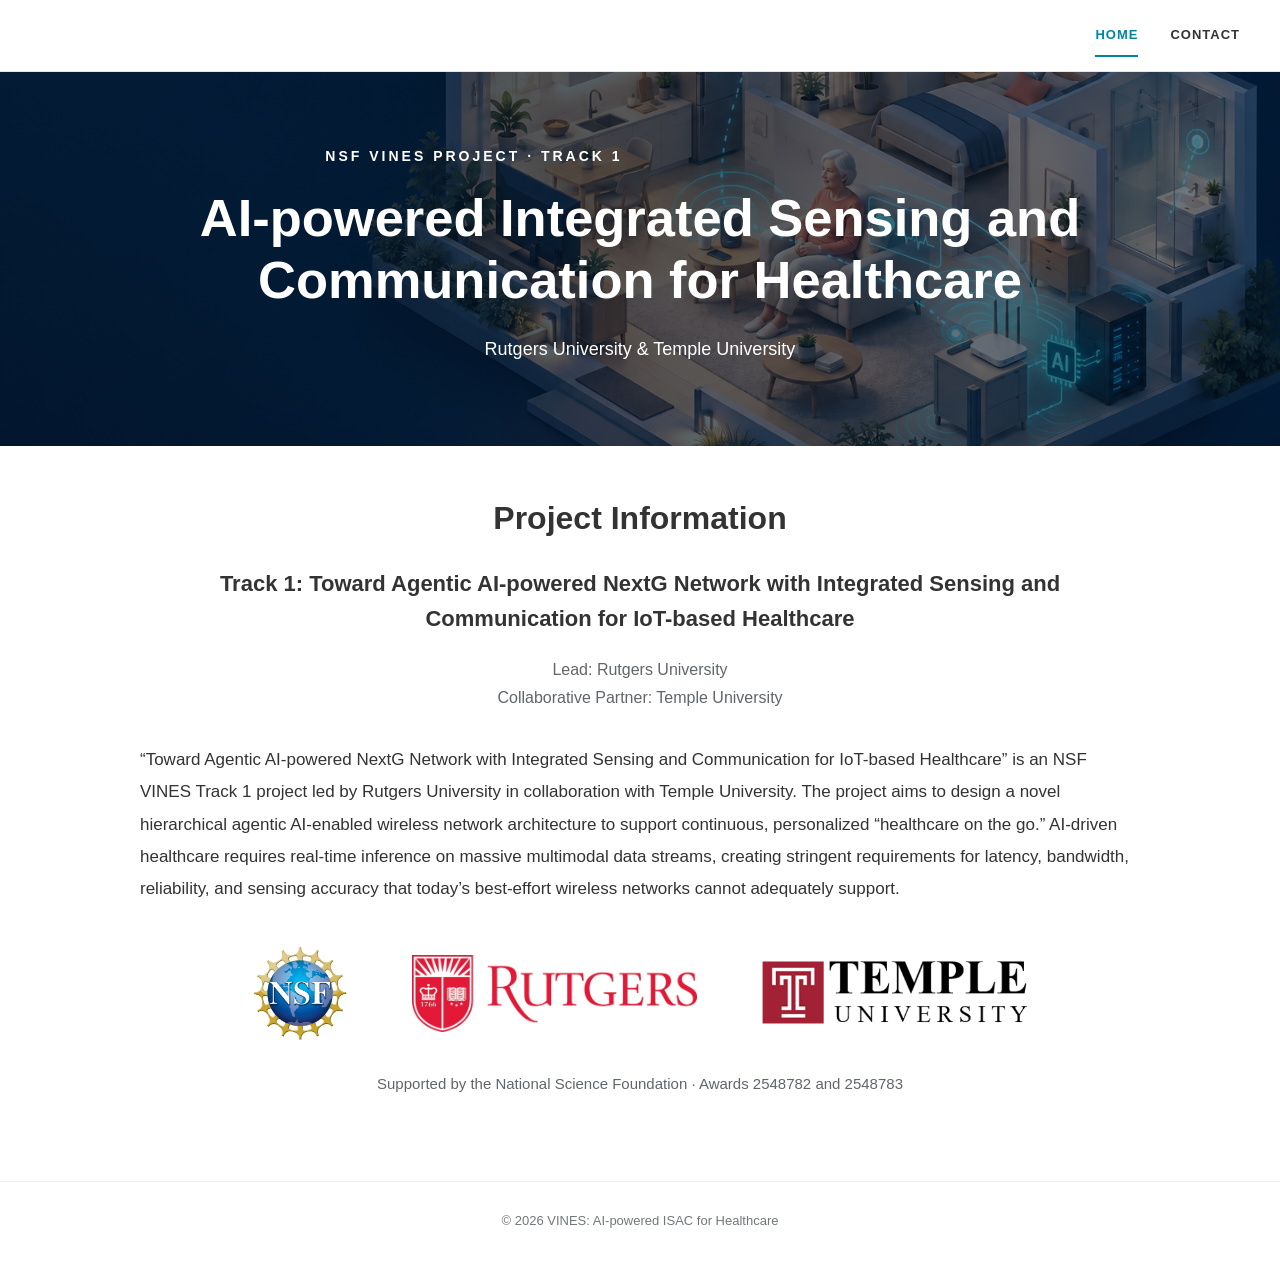
<file: index.html>
<!doctype html>
<html lang="en">
<head>
  <meta charset="utf-8">
  <meta name="viewport" content="width=device-width,initial-scale=1">
  <meta name="description" content="NSF VINES Track 1: Toward Agentic AI-powered NextG Network with Integrated Sensing and Communication for IoT-based Healthcare. Rutgers University and Temple University.">
  <title>VINES | AI-powered ISAC for Healthcare</title>
  <link rel="stylesheet" href="assets/site.css?v=20261015-home-ai3">
</head>
<body>
  <a class="skip" href="#main">Skip to content</a>
  <nav class="nav" aria-label="Main navigation">
    <div class="nav-links"><a href="./" aria-current="page">Home</a><a href="contact/">Contact</a></div>
  </nav>
  <header class="hero">
    <p class="eyebrow">NSF VINES PROJECT · TRACK 1</p>
    <h1>AI-powered Integrated Sensing and Communication for Healthcare</h1>
    <p>Rutgers University &amp; Temple University</p>
  </header>
  <main class="container" id="main">
    <h2>Project Information</h2>
    <p class="project-title">Track 1: Toward Agentic AI-powered NextG Network with Integrated Sensing and Communication for IoT-based Healthcare</p>
    <p class="project-meta">Lead: Rutgers University<br>Collaborative Partner: Temple University</p>
    <p class="project-introduction" id="project-introduction">“Toward Agentic AI-powered NextG Network with Integrated Sensing and Communication for IoT-based Healthcare” is an NSF VINES Track 1 project led by Rutgers University in collaboration with Temple University. The project aims to design a novel hierarchical agentic AI-enabled wireless network architecture to support continuous, personalized “healthcare on the go.” AI-driven healthcare requires real-time inference on massive multimodal data streams, creating stringent requirements for latency, bandwidth, reliability, and sensing accuracy that today’s best-effort wireless networks cannot adequately support.</p>
    <div class="logos" aria-label="Funding agency and participating universities">
      <a href="https://www.nsf.gov/" aria-label="National Science Foundation"><img class="nsf" src="assets/nsf-small.png" alt="National Science Foundation"></a>
      <a href="https://www.rutgers.edu/" aria-label="Rutgers University"><img class="rutgers" src="assets/Rutgers.jpg" alt="Rutgers University"></a>
      <a href="https://www.temple.edu/" aria-label="Temple University"><img class="temple" src="assets/TempleLogo.png" alt="Temple University"></a>
    </div>
    <p class="support">Supported by the National Science Foundation · Awards 2548782 and 2548783</p>
  </main>
  <footer><p>© 2026 VINES: AI-powered ISAC for Healthcare</p></footer>
</body>
</html>
</file>
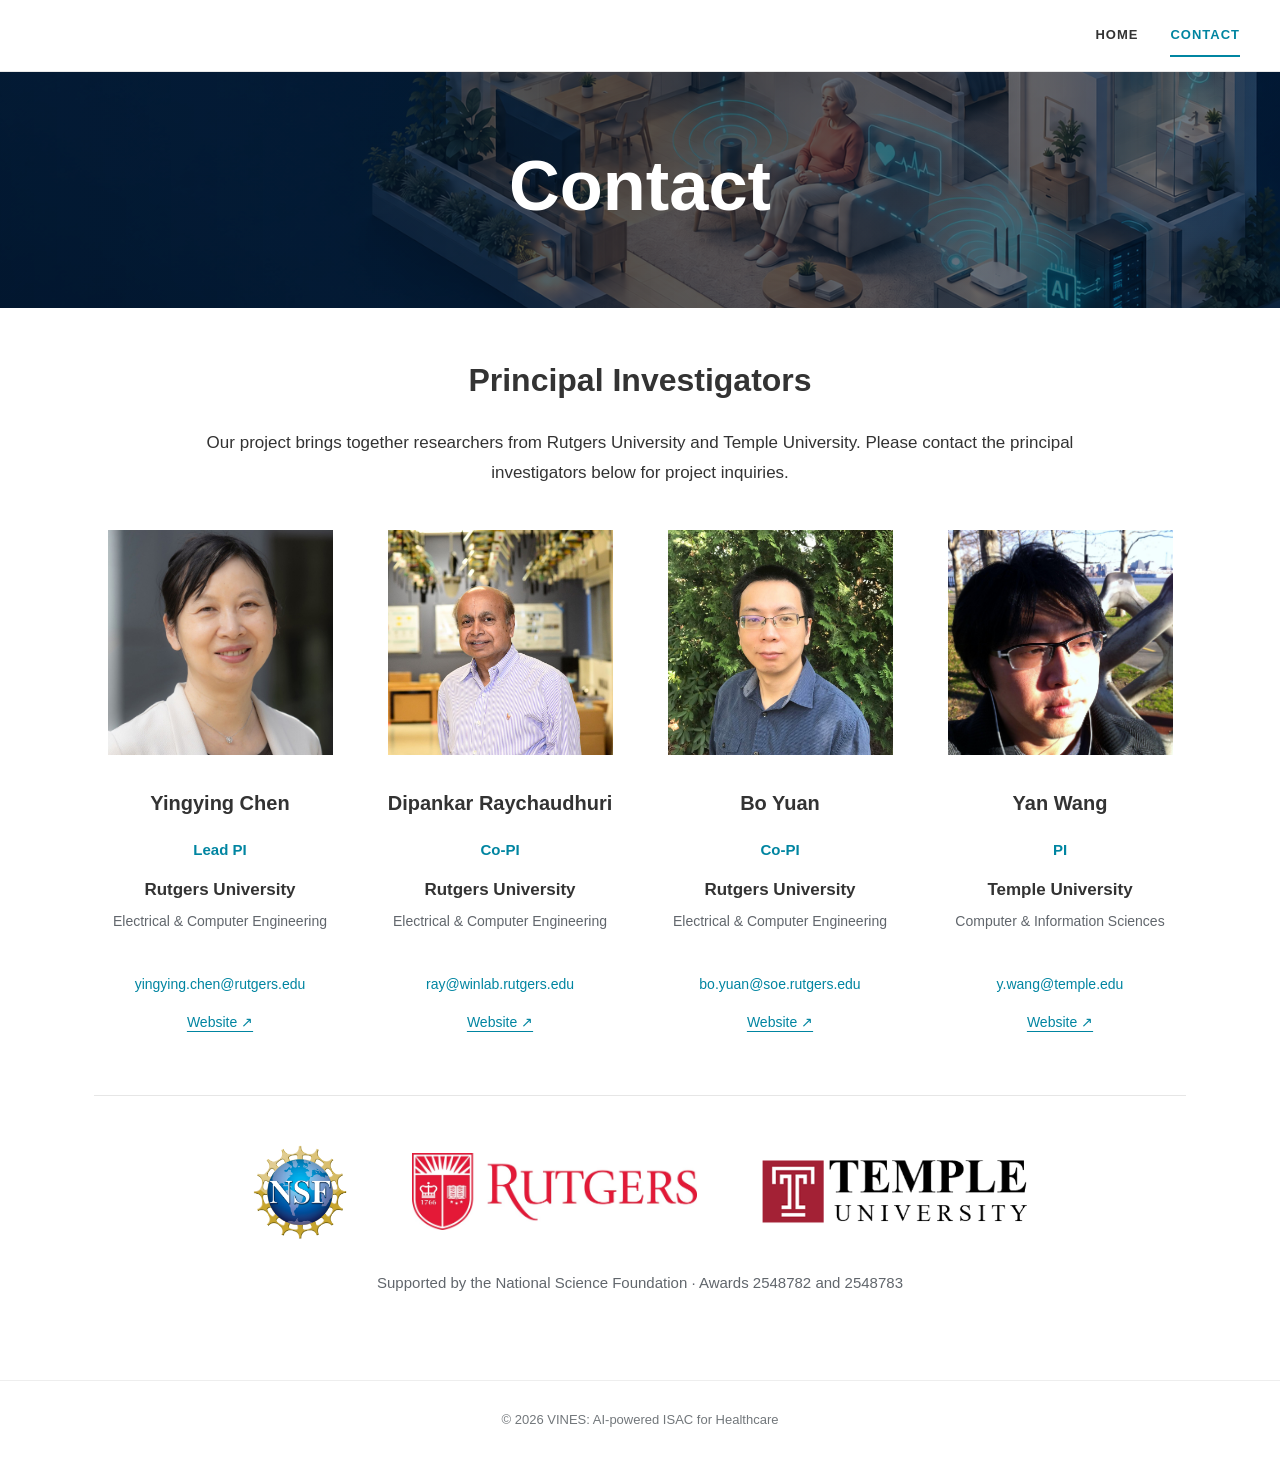
<file: contact/index.html>
<!doctype html>
<html lang="en">
<head>
  <meta charset="utf-8">
  <meta name="viewport" content="width=device-width,initial-scale=1">
  <meta name="description" content="Contact the principal investigators of the NSF VINES healthcare project at Rutgers University and Temple University.">
  <title>Contact | VINES AI-powered ISAC for Healthcare</title>
  <link rel="stylesheet" href="../assets/site.css?v=20261015-home-ai3">
</head>
<body>
  <a class="skip" href="#main">Skip to content</a>
  <nav class="nav" aria-label="Main navigation">
    <div class="nav-links"><a href="../">Home</a><a href="./" aria-current="page">Contact</a></div>
  </nav>
  <header class="hero contact"><h1>Contact</h1></header>
  <main class="container" id="main">
    <h2>Principal Investigators</h2>
    <p class="team-intro">Our project brings together researchers from Rutgers University and Temple University. Please contact the principal investigators below for project inquiries.</p>
    <section class="team" aria-label="Project investigators">
      <article class="person">
        <a href="https://www.winlab.rutgers.edu/~yychen/" aria-label="Yingying Chen's personal website"><img class="portrait" src="../assets/yingying-chen.jpeg" alt="Yingying Chen" width="225" height="225"></a>
        <h3><a href="https://www.winlab.rutgers.edu/~yychen/">Yingying Chen</a></h3>
        <p class="role">Lead PI</p><p class="affiliation">Rutgers University</p><p class="department">Electrical &amp; Computer Engineering</p>
        <a class="email" href="mailto:yingying.chen@rutgers.edu">yingying.chen@rutgers.edu</a><br><a class="profile" href="https://www.winlab.rutgers.edu/~yychen/">Website ↗</a>
      </article>
      <article class="person">
        <a href="https://ece.rutgers.edu/dipankar-raychaudhuri" aria-label="Dipankar Raychaudhuri's faculty profile"><img class="portrait" src="../assets/dipankar-raychaudhuri.jpeg" alt="Dipankar Raychaudhuri" width="225" height="225"></a>
        <h3><a href="https://ece.rutgers.edu/dipankar-raychaudhuri">Dipankar Raychaudhuri</a></h3>
        <p class="role">Co-PI</p><p class="affiliation">Rutgers University</p><p class="department">Electrical &amp; Computer Engineering</p>
        <a class="email" href="mailto:ray@winlab.rutgers.edu">ray@winlab.rutgers.edu</a><br><a class="profile" href="https://ece.rutgers.edu/dipankar-raychaudhuri">Website ↗</a>
      </article>
      <article class="person">
        <a href="https://sites.google.com/site/boyuaneecs/" aria-label="Bo Yuan's research website"><img class="portrait" src="../assets/bo-yuan.jpeg" alt="Bo Yuan" width="225" height="225"></a>
        <h3><a href="https://sites.google.com/site/boyuaneecs/">Bo Yuan</a></h3>
        <p class="role">Co-PI</p><p class="affiliation">Rutgers University</p><p class="department">Electrical &amp; Computer Engineering</p>
        <a class="email" href="mailto:bo.yuan@soe.rutgers.edu">bo.yuan@soe.rutgers.edu</a><br><a class="profile" href="https://sites.google.com/site/boyuaneecs/">Website ↗</a>
      </article>
      <article class="person">
        <a href="https://cis.temple.edu/~yanwang/index.html" aria-label="Yan Wang's personal website"><img class="portrait" src="../assets/yan-wang.jpeg" alt="Yan Wang" width="225" height="225"></a>
        <h3><a href="https://cis.temple.edu/~yanwang/index.html">Yan Wang</a></h3>
        <p class="role">PI</p><p class="affiliation">Temple University</p><p class="department">Computer &amp; Information Sciences</p>
        <a class="email" href="mailto:y.wang@temple.edu">y.wang@temple.edu</a><br><a class="profile" href="https://cis.temple.edu/~yanwang/index.html">Website ↗</a>
      </article>
    </section>
    <div class="contact-logos">
      <div class="logos" aria-label="Funding agency and participating universities">
        <a href="https://www.nsf.gov/" aria-label="National Science Foundation"><img class="nsf" src="../assets/nsf-small.png" alt="National Science Foundation"></a>
        <a href="https://www.rutgers.edu/" aria-label="Rutgers University"><img class="rutgers" src="../assets/Rutgers.jpg" alt="Rutgers University"></a>
        <a href="https://www.temple.edu/" aria-label="Temple University"><img class="temple" src="../assets/TempleLogo.png" alt="Temple University"></a>
      </div>
      <p class="support">Supported by the National Science Foundation · Awards 2548782 and 2548783</p>
    </div>
  </main>
  <footer><p>© 2026 VINES: AI-powered ISAC for Healthcare</p></footer>
</body>
</html>
</file>
<file: assets/site.css>
:root{color-scheme:light;--ink:#333;--accent:#0085a1;--muted:#61666c}*{box-sizing:border-box}body{margin:0;color:var(--ink);background:#fff;font:17px/1.75 Arial,Helvetica,sans-serif}a{color:var(--accent);text-decoration:none}a:hover{text-decoration:underline}a:focus-visible{outline:3px solid var(--accent);outline-offset:5px}.skip{position:absolute;left:16px;top:-70px;background:white;padding:8px;z-index:10}.skip:focus{top:8px}.nav{min-height:72px;display:flex;align-items:center;justify-content:flex-end;gap:24px;padding:16px max(24px,calc((100vw - 1200px)/2));border-bottom:1px solid #e7e7e7;background:#fff}.brand{font-size:18px;font-weight:800;color:#333;line-height:1.35}.nav-links{display:flex;gap:32px;flex-shrink:0}.nav-links a{color:#333;text-transform:uppercase;font-size:13px;letter-spacing:1px;font-weight:700;padding:8px 0}.nav-links a[aria-current]{color:var(--accent);box-shadow:0 2px var(--accent)}.hero{background:linear-gradient(90deg,rgba(3,22,43,.78),rgba(3,22,43,.56)),url('healthcare-at-home-ai.png') center 52%/cover;color:white;text-align:center;padding:72px 24px 80px}.hero .eyebrow{font-size:14px;letter-spacing:3px;margin:0 0 18px;font-weight:700}.hero h1{font-size:clamp(32px,4.1vw,56px);line-height:1.2;max-width:1080px;margin:0 auto;font-weight:800}.hero.contact h1{font-size:clamp(42px,5.5vw,72px)}.hero p{margin:22px auto 0;max-width:900px;font-size:18px}.container{max-width:1140px;padding:52px 24px 64px;margin:auto}h2{font-size:32px;line-height:1.3;text-align:center;margin:0 0 26px}p{margin:0 0 20px}.project-title{max-width:950px;margin:0 auto 20px;text-align:center;font-size:22px;font-weight:600;line-height:1.6}.project-meta{text-align:center;color:var(--muted);font-size:16px}.intro-placeholder{max-width:930px;margin:32px auto;padding:22px 26px;border-left:3px solid #b9c6cb;background:#f7f9fa;color:#626c72}.logos{display:flex;align-items:center;justify-content:center;gap:65px;margin:40px auto 12px}.logos a{display:flex;align-items:center;justify-content:center}.logos img{display:block;max-width:100%;height:auto}.logos .nsf{width:94px}.logos .rutgers{width:285px}.logos .temple{width:265px}.support{text-align:center;color:var(--muted);font-size:15px;margin-top:30px}.team-intro{max-width:900px;text-align:center;margin:0 auto 40px}.team{display:grid;grid-template-columns:repeat(4,minmax(0,1fr));gap:28px;margin-top:42px}.person{text-align:center;min-width:0}.portrait{width:100%;max-width:225px;aspect-ratio:1;object-fit:cover;object-position:center top;display:block;margin:0 auto 22px}.person h3{font-size:20px;line-height:1.3;margin:0 0 8px;min-height:52px;display:flex;align-items:center;justify-content:center}.person h3 a{color:#333}.role{font-weight:700;color:var(--accent);font-size:15px;margin-bottom:12px}.affiliation{font-size:17px;margin-bottom:5px;font-weight:600}.department{font-size:14px;line-height:1.6;min-height:45px;color:var(--muted);margin-bottom:14px}.email{font-size:14px;overflow-wrap:anywhere}.profile{display:inline-block;font-size:14px;margin-top:12px;text-decoration:underline;text-underline-offset:4px}.contact-logos{border-top:1px solid #e6e6e6;margin-top:58px;padding-top:8px}footer{border-top:1px solid #eee;text-align:center;padding:28px 24px;color:#72777b;font-size:13px}footer p{margin:0}@media(max-width:950px){.team{grid-template-columns:repeat(2,minmax(0,1fr));gap:45px 30px}.logos{gap:32px}.logos .rutgers{width:240px}.logos .temple{width:230px}}@media(max-width:600px){body{font-size:16px}.nav{padding:16px 20px;gap:14px;flex-wrap:wrap}.brand{font-size:16px}.nav-links{gap:24px}.hero{padding:48px 20px 56px}.hero p{font-size:16px}.container{padding:38px 20px 48px}h2{font-size:28px}.project-title{font-size:19px}.logos{gap:22px;flex-wrap:wrap}.logos .nsf{width:72px}.logos .rutgers{width:190px}.logos .temple{width:190px}.team{grid-template-columns:1fr;gap:42px}.person h3{min-height:0}.department{min-height:0}.portrait{max-width:230px}.intro-placeholder{padding:18px}.support{font-size:14px}}

.project-introduction,.about-content{max-width:1000px;margin:32px auto;line-height:1.9;text-align:left}.about-content section{margin-top:40px}.about-content h2{text-align:left;font-size:28px;margin-bottom:18px}.about-content h3{font-size:21px;line-height:1.4;margin:28px 0 12px}@media(min-width:601px) and (max-width:850px){.nav{flex-wrap:wrap}}

.project-figure{margin:28px auto 36px;width:100%;max-width:800px}.project-figure img{display:block;width:100%;height:auto;margin:0 auto}.project-figure.architecture{max-width:580px}.project-figure.wide{max-width:960px}.project-figure figcaption{margin-top:16px;color:var(--muted);font-size:15px;line-height:1.7;text-align:left}.project-figure figcaption a{white-space:nowrap}.project-overview{margin-top:48px}
</file>
